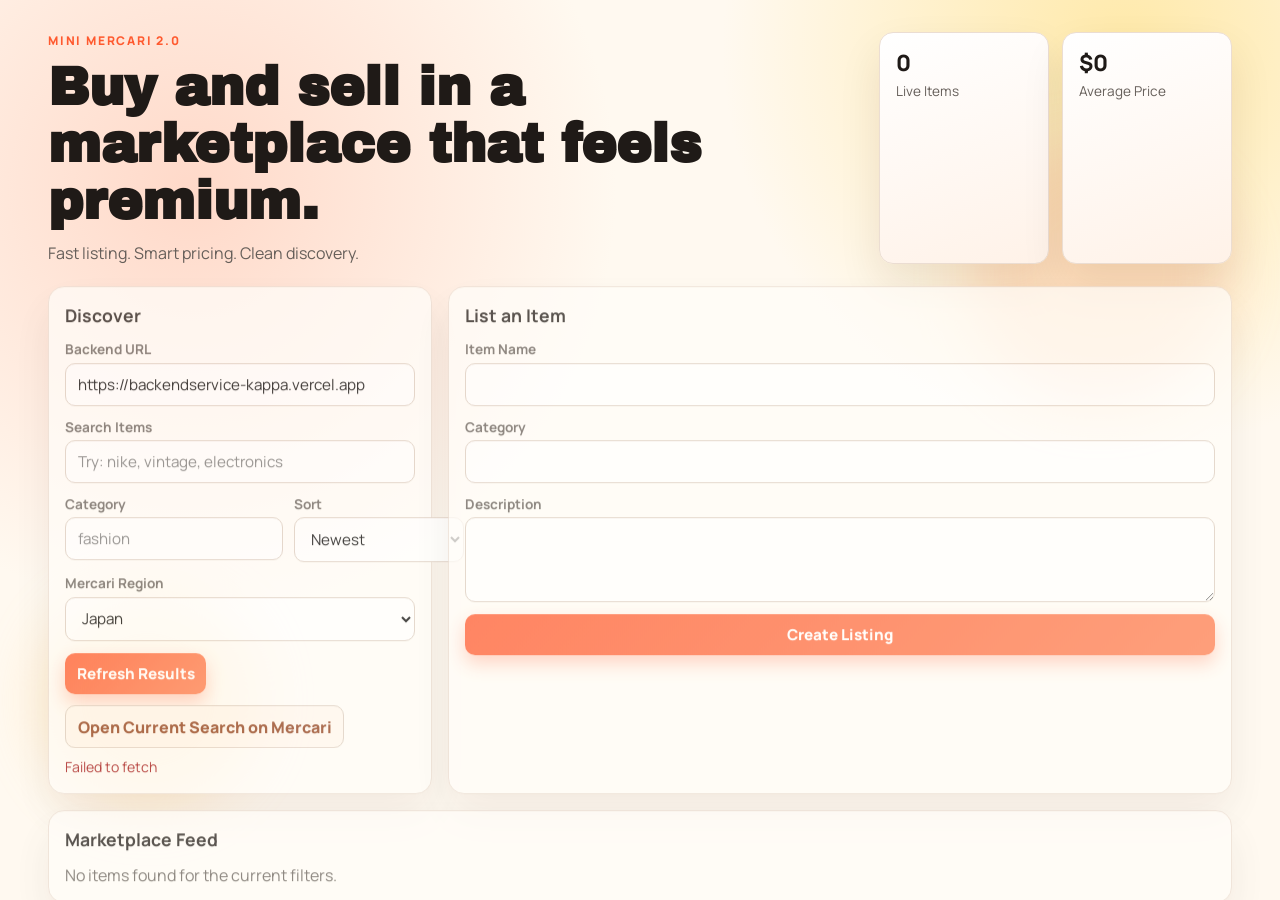
<file: index.html>
<!doctype html>
<html lang="en">
<head>
  <meta charset="utf-8">
  <meta name="viewport" content="width=device-width, initial-scale=1">
  <title>Mini Mercari</title>
  <meta http-equiv="refresh" content="0; url=/web_client/index.html">
</head>
<body>
  <p>Redirecting to Mini Mercari...</p>
  <p>If you are not redirected, <a href="/web_client/index.html">open the app</a>.</p>
</body>
</html>
</file>
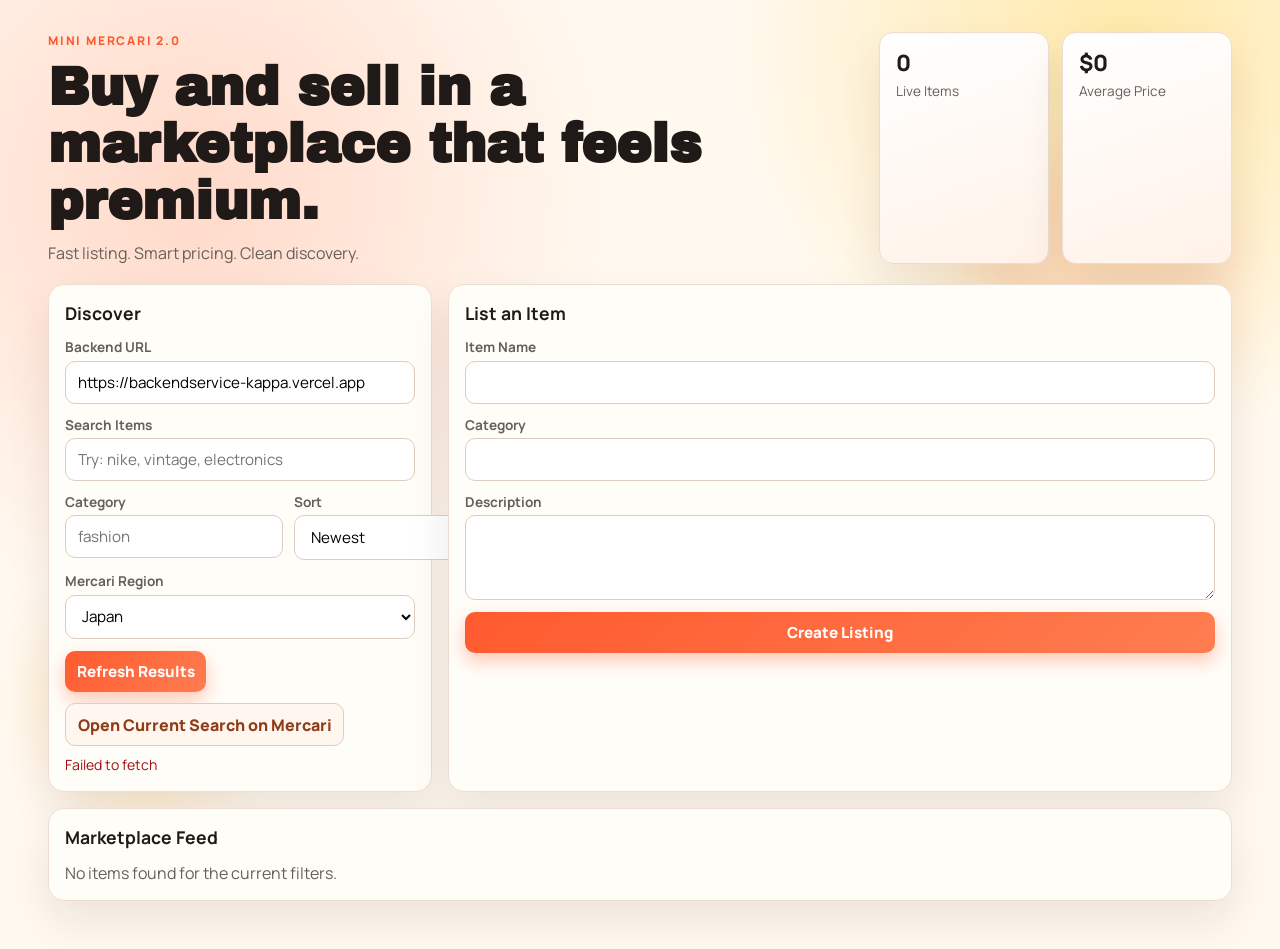
<file: web_client/index.html>
<!DOCTYPE html>
<html lang="en">
<head>
    <meta charset="UTF-8">
    <meta name="viewport" content="width=device-width, initial-scale=1.0">
    <title>Mini Mercari Marketplace</title>
    <link rel="preconnect" href="https://fonts.googleapis.com">
    <link rel="preconnect" href="https://fonts.gstatic.com" crossorigin>
    <link href="https://fonts.googleapis.com/css2?family=Archivo+Black&family=Manrope:wght@400;600;700;800&display=swap" rel="stylesheet">
    <link rel="stylesheet" href="style.css">
</head>
<body>
    <div class="backdrop-orb orb-1"></div>
    <div class="backdrop-orb orb-2"></div>

    <header class="hero">
        <div class="hero-copy">
            <p class="eyebrow">Mini Mercari 2.0</p>
            <h1>Buy and sell in a marketplace that feels premium.</h1>
            <p class="subtitle">Fast listing. Smart pricing. Clean discovery.</p>
        </div>
        <div class="hero-stats">
            <article class="stat">
                <span id="itemsCount">0</span>
                <p>Live Items</p>
            </article>
            <article class="stat">
                <span id="avgPrice">$0</span>
                <p>Average Price</p>
            </article>
        </div>
    </header>

    <main class="layout">
        <section class="panel controls">
            <h2>Discover</h2>
            <div class="field">
                <label for="apiBase">Backend URL</label>
                <input id="apiBase" type="text" value="http://localhost:8000" />
            </div>
            <div class="field">
                <label for="search">Search Items</label>
                <input id="search" type="text" placeholder="Try: nike, vintage, electronics" />
            </div>
            <div class="inline-fields">
                <div class="field">
                    <label for="category">Category</label>
                    <input id="category" type="text" placeholder="fashion" />
                </div>
                <div class="field">
                    <label for="sort">Sort</label>
                    <select id="sort">
                        <option value="newest">Newest</option>
                        <option value="price_asc">Price: Low to High</option>
                        <option value="price_desc">Price: High to Low</option>
                    </select>
                </div>
            </div>
            <div class="field">
                <label for="mercariRegion">Mercari Region</label>
                <select id="mercariRegion">
                    <option value="jp">Japan</option>
                    <option value="us">US</option>
                </select>
            </div>
            <button id="refreshBtn">Refresh Results</button>
            <a id="openMercariSearchLink" class="mercari-link" href="#" target="_blank" rel="noopener noreferrer">Open Current Search on Mercari</a>
            <p id="status" class="status" aria-live="polite"></p>
        </section>

        <section class="panel">
            <h2>List an Item</h2>
            <form id="createItemForm" class="create-form">
                <div class="field">
                    <label for="itemName">Item Name</label>
                    <input id="itemName" required minlength="2" maxlength="120" />
                </div>
                <div class="field">
                    <label for="itemCategory">Category</label>
                    <input id="itemCategory" required minlength="2" maxlength="80" />
                </div>
                <div class="field">
                    <label for="itemDescription">Description</label>
                    <textarea id="itemDescription" rows="3" required minlength="4" maxlength="2000"></textarea>
                </div>
                <button type="submit" class="primary">Create Listing</button>
            </form>
            <a id="createdMercariLink" class="mercari-link hidden" href="#" target="_blank" rel="noopener noreferrer">Open this item search on Mercari</a>
        </section>

        <section class="panel panel-wide">
            <div class="items-head">
                <h2>Marketplace Feed</h2>
            </div>
            <div id="items" class="grid"></div>
        </section>
    </main>

    <script src="config.js"></script>
    <script src="app.js"></script>
</body>
</html>
</file>
<file: web_client/style.css>
:root {
    --bg: #fff9f0;
    --surface: #fffdf8;
    --text: #1f1a17;
    --muted: #665f5a;
    --brand: #ff5a2f;
    --brand-soft: #ffd1bf;
    --line: #ebddd2;
    --shadow: 0 20px 44px rgba(58, 24, 0, 0.09);
}

* {
    box-sizing: border-box;
}

body {
    font-family: "Manrope", sans-serif;
    margin: 0;
    min-height: 100vh;
    color: var(--text);
    background:
        radial-gradient(circle at 15% 20%, #ffd9c9 0%, transparent 32%),
        radial-gradient(circle at 88% 5%, #ffe9a9 0%, transparent 28%),
        var(--bg);
    padding: 2rem clamp(1rem, 4vw, 3rem) 3rem;
    position: relative;
}

.backdrop-orb {
    position: fixed;
    z-index: -1;
    border-radius: 50%;
    filter: blur(28px);
    opacity: 0.35;
}

.orb-1 {
    width: 260px;
    height: 260px;
    right: 4%;
    top: 16%;
    background: #ffba92;
}

.orb-2 {
    width: 220px;
    height: 220px;
    left: 3%;
    bottom: 10%;
    background: #ffd68f;
}

.hero {
    display: flex;
    justify-content: space-between;
    gap: 1.2rem;
    flex-wrap: wrap;
    margin-bottom: 1.2rem;
}

.hero-copy {
    max-width: 720px;
}

.eyebrow {
    text-transform: uppercase;
    letter-spacing: 0.15em;
    font-weight: 800;
    margin: 0 0 0.6rem;
    color: var(--brand);
    font-size: 0.75rem;
}

h1 {
    font-family: "Archivo Black", sans-serif;
    line-height: 1.08;
    margin: 0;
    font-size: clamp(1.8rem, 4.2vw, 3.3rem);
}

.subtitle {
    margin: 0.8rem 0 0;
    color: var(--muted);
    max-width: 56ch;
}

.hero-stats {
    display: grid;
    gap: 0.8rem;
    grid-template-columns: repeat(2, minmax(110px, 170px));
}

.stat {
    background: linear-gradient(160deg, #ffffff, #fff2e8);
    border: 1px solid var(--line);
    border-radius: 14px;
    padding: 0.9rem 1rem;
    box-shadow: var(--shadow);
}

.stat span {
    display: block;
    font-size: 1.4rem;
    font-weight: 800;
}

.stat p {
    margin: 0.2rem 0 0;
    color: var(--muted);
    font-size: 0.85rem;
}

.layout {
    display: grid;
    grid-template-columns: repeat(12, minmax(0, 1fr));
    gap: 1rem;
}

.panel {
    background: var(--surface);
    border: 1px solid var(--line);
    border-radius: 16px;
    padding: 1rem;
    box-shadow: var(--shadow);
    animation: panel-in 420ms ease both;
}

.controls {
    grid-column: span 4;
}

.panel-wide {
    grid-column: span 12;
}

.layout .panel:nth-child(2) {
    grid-column: span 8;
}

h2 {
    margin: 0 0 0.85rem;
    font-size: 1.1rem;
}

.field {
    display: flex;
    flex-direction: column;
    margin-bottom: 0.75rem;
}

label {
    margin-bottom: 0.28rem;
    font-size: 0.85rem;
    color: var(--muted);
    font-weight: 700;
}

input,
textarea,
select,
button {
    font-family: inherit;
    font-size: 0.95rem;
    border-radius: 10px;
    border: 1px solid #dccdc1;
    padding: 0.62rem 0.72rem;
    background: #fff;
}

textarea {
    resize: vertical;
}

.inline-fields {
    display: grid;
    grid-template-columns: 1fr 1fr;
    gap: 0.7rem;
}

button {
    cursor: pointer;
    font-weight: 800;
    border: none;
    background: linear-gradient(135deg, var(--brand), #fe7d50);
    color: #fff;
    transition: transform 120ms ease, box-shadow 120ms ease;
    box-shadow: 0 8px 18px rgba(255, 90, 47, 0.33);
}

button:hover {
    transform: translateY(-1px);
}

.primary {
    width: 100%;
}

.mercari-link {
    margin-top: 0.7rem;
    display: inline-flex;
    align-items: center;
    justify-content: center;
    text-decoration: none;
    font-weight: 800;
    border-radius: 10px;
    border: 1px solid #dccdc1;
    padding: 0.58rem 0.72rem;
    background: #fff7ef;
    color: #8f3c18;
    transition: transform 120ms ease, border-color 120ms ease;
}

.mercari-link:hover {
    transform: translateY(-1px);
    border-color: #d9a283;
}

.hidden {
    display: none;
}

.status {
    min-height: 1.2rem;
    font-size: 0.88rem;
    margin: 0.6rem 0 0;
    color: #2e6954;
}

.status.error {
    color: #a10f14;
}

.grid {
    display: grid;
    grid-template-columns: repeat(auto-fit, minmax(220px, 1fr));
    gap: 0.95rem;
}

.card {
    background: linear-gradient(180deg, #ffffff, #fff7f0);
    border: 1px solid #efdccd;
    border-radius: 14px;
    padding: 0.9rem;
    animation: reveal 280ms ease both;
}

.chip {
    margin: 0;
    display: inline-flex;
    background: var(--brand-soft);
    color: #652f1d;
    font-weight: 800;
    font-size: 0.74rem;
    border-radius: 999px;
    padding: 0.25rem 0.52rem;
}

.card h3 {
    margin: 0.5rem 0 0.45rem;
}

.card p {
    margin: 0;
    color: #4f4843;
}

.price {
    margin-top: 0.65rem;
    font-size: 1.08rem;
    font-weight: 800;
    color: var(--brand);
}

.card-link {
    margin-top: 0.6rem;
    width: 100%;
}

.empty-state {
    margin: 0;
    color: var(--muted);
}

@keyframes reveal {
    from {
        opacity: 0;
        transform: translateY(6px);
    }
    to {
        opacity: 1;
        transform: translateY(0);
    }
}

@keyframes panel-in {
    from {
        opacity: 0;
        transform: translateY(8px);
    }
    to {
        opacity: 1;
        transform: translateY(0);
    }
}

@media (max-width: 980px) {
    .controls,
    .layout .panel:nth-child(2),
    .panel-wide {
        grid-column: span 12;
    }

    .hero-stats {
        width: 100%;
    }
}
</file>
